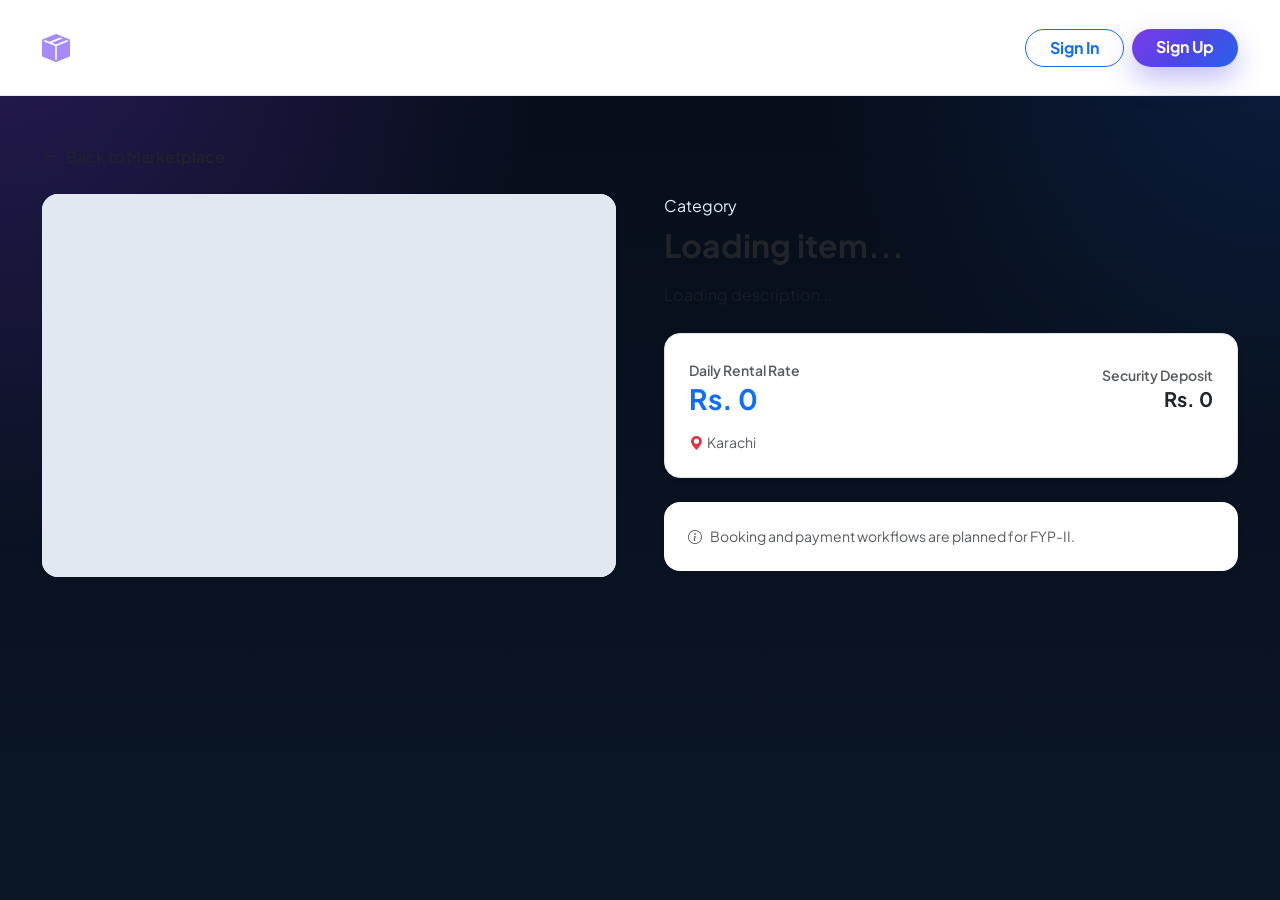
<file: templates/item.html>
<!DOCTYPE html>
<html lang="en">
<head>
    <meta charset="UTF-8">
    <meta name="viewport" content="width=device-width, initial-scale=1.0">
    <title>Rentify - Item Details</title>
    <link href="https://cdn.jsdelivr.net/npm/bootstrap@5.3.0/dist/css/bootstrap.min.css" rel="stylesheet">
    <link rel="stylesheet" href="https://cdn.jsdelivr.net/npm/bootstrap-icons@1.11.0/font/bootstrap-icons.css">
    <link rel="stylesheet" href="/static/css/style.css?v=43">
</head>
<body class="bg-light">

<!-- Navigation Bar -->
<nav class="navbar navbar-expand-lg sticky-top bg-white">
  <div class="container">
    <a class="navbar-brand fs-3 fw-bold text-primary" href="/"><i class="bi bi-box-seam-fill me-2"></i>Rentify</a>
    <div class="d-flex align-items-center gap-3">
        
        <!-- Logged-In View -->
        <div id="user-profile-group" class="d-none d-flex align-items-center gap-3">
            
            <div class="dropdown">
              <button class="btn btn-primary dropdown-toggle fw-bold px-3 py-2" type="button" data-bs-toggle="dropdown">
                <i class="bi bi-person-circle me-1"></i> <span id="nav-user-name">Account</span>
              </button>
              <ul class="dropdown-menu dropdown-menu-end shadow border-0 rounded-4 mt-2 p-2">
                <li><a class="dropdown-item py-2 fw-bold rounded-3" href="/profile"><i class="bi bi-person me-2 text-primary"></i> Account</a></li>
                <li><hr class="dropdown-divider"></li>
                <li><button class="dropdown-item py-2 text-danger fw-bold rounded-3" onclick="logout()"><i class="bi bi-box-arrow-right me-2"></i> Logout</button></li>
              </ul>
            </div>
        </div>
        
        <!-- Logged-Out View -->
        <div id="auth-btn-group" class="d-flex gap-2">
            <a href="/login" class="btn btn-outline-primary fw-bold px-4 rounded-pill">Sign In</a>
            <a href="/login" class="btn btn-primary fw-bold px-4 rounded-pill">Sign Up</a>
        </div>
    </div>
  </div>
</nav>

<div class="container my-5">
    <a href="/" class="btn btn-link text-decoration-none text-muted mb-4 p-0 fw-semibold">
        <i class="bi bi-arrow-left me-1"></i> Back to Marketplace
    </a>

    <div class="row g-5">
        <!-- Item Image -->
        <div class="col-lg-6">
            <div class="card border-0 shadow-sm rounded-4 overflow-hidden bg-white">
                <img id="item-image" src="/static/images/default.jpg" class="img-fluid w-100" style="max-height: 450px; object-fit: cover;" alt="Item Image" onerror="this.src='/static/images/default.jpg'">
            </div>
        </div>

        <!-- Item Details & Booking Panel -->
        <div class="col-lg-6">
            <span id="item-category" class="category-badge-chip mb-2 d-inline-block">Category</span>
            <h2 id="item-title" class="fw-bold text-dark mb-3">Loading item...</h2>
            <p id="item-desc" class="text-muted lead mb-4 fs-6" style="line-height: 1.8;">Loading description...</p>

            <div class="p-4 bg-white rounded-4 border shadow-sm mb-4">
                <div class="d-flex justify-content-between align-items-center mb-3">
                    <div>
                        <span class="text-muted small fw-semibold">Daily Rental Rate</span>
                        <h3 id="item-price" class="fw-bold text-primary mb-0">Rs. 0</h3>
                    </div>
                    <div class="text-end">
                        <span class="text-muted small fw-semibold">Security Deposit</span>
                        <h5 id="item-deposit" class="fw-bold text-dark mb-0">Rs. 0</h5>
                    </div>
                </div>
                <div class="d-flex align-items-center text-muted small">
                    <i class="bi bi-geo-alt-fill text-danger me-1"></i> <span id="item-location">Karachi</span>
                </div>
            </div>

            <div class="card border-0 shadow-sm rounded-4 p-4 bg-white">
                <p class="small text-muted mb-0"><i class="bi bi-info-circle me-2"></i>Booking and payment workflows are planned for FYP-II.</p>
            </div>
        </div>
    </div>
</div>

<script src="https://cdn.jsdelivr.net/npm/bootstrap@5.3.0/dist/js/bootstrap.bundle.min.js"></script>
<script src="/static/js/app.js?v=115"></script>
</body>
</html>
</file>
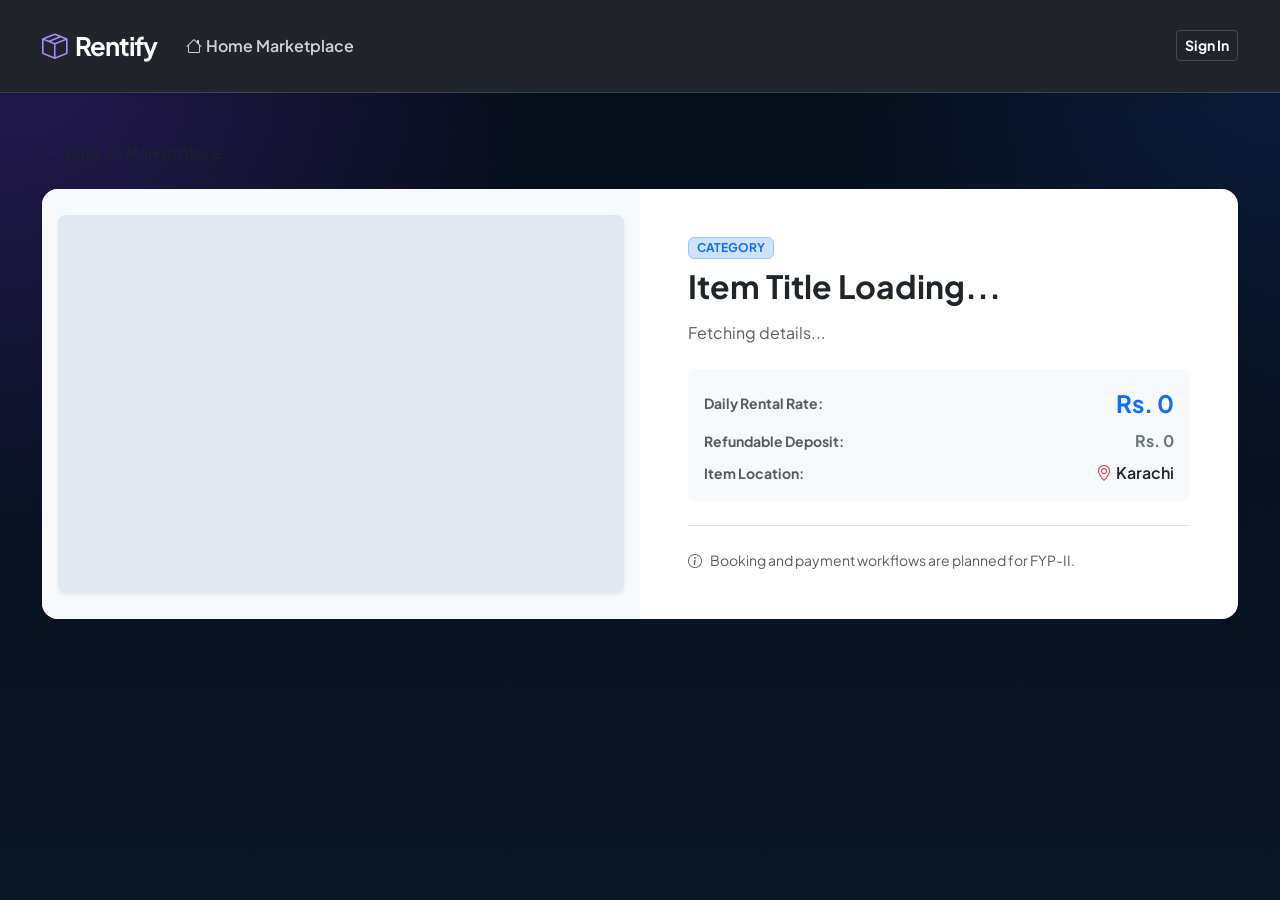
<file: templates/item_detail.html>
<!DOCTYPE html>
<html lang="en">
<head>
    <meta charset="UTF-8">
    <meta name="viewport" content="width=device-width, initial-scale=1.0">
    <title>Rentify - Item Details</title>
    <link href="https://cdn.jsdelivr.net/npm/bootstrap@5.3.0/dist/css/bootstrap.min.css" rel="stylesheet">
    <link rel="stylesheet" href="https://cdn.jsdelivr.net/npm/bootstrap-icons@1.11.0/font/bootstrap-icons.css">
    <link rel="stylesheet" href="/static/css/style.css?v=43">
</head>
<body class="bg-light">

<!-- NAVBAR -->
<nav class="navbar navbar-expand-lg navbar-dark bg-dark sticky-top shadow-sm">
    <div class="container">
        <a class="navbar-brand fw-bold text-primary" href="/"><i class="bi bi-box-seam me-2"></i>Rentify</a>
        <button class="navbar-toggler" type="button" data-bs-toggle="collapse" data-bs-target="#navbarNav">
            <span class="navbar-toggler-icon"></span>
        </button>
        <div class="collapse navbar-collapse" id="navbarNav">
            <ul class="navbar-nav me-auto">
                <li class="nav-item"><a class="nav-link" href="/"><i class="bi bi-house me-1"></i>Home Marketplace</a></li>
            </ul>
            <div id="auth-btn-group" class="d-flex gap-2">
                <a href="/login" class="btn btn-outline-light btn-sm fw-bold">Sign In</a>
            </div>
            <div id="user-profile-group" class="d-flex align-items-center gap-3 d-none">
                <a href="/profile" class="btn btn-outline-light btn-sm fw-bold"><i class="bi bi-person-circle me-1"></i><span id="nav-user-name">Account</span></a>
            </div>
        </div>
    </div>
</nav>

<!-- MAIN CONTENT -->
<div class="container my-5">
    <a href="/" class="text-decoration-none text-muted mb-4 d-inline-block"><i class="bi bi-arrow-left me-1"></i> Back to Marketplace</a>
    
    <div class="card border-0 shadow-sm rounded-4 overflow-hidden bg-white">
        <div class="row g-0">
            <!-- Item Image -->
            <div class="col-md-6 bg-light d-flex align-items-center justify-content-center p-3">
                <img id="item-image" src="/static/images/default.jpg" class="img-fluid rounded-3 shadow-sm" style="max-height: 420px; object-fit: cover; width: 100%;" onerror="this.src='/static/images/default.jpg'">
            </div>
            
            <!-- Listing Details Panel -->
            <div class="col-md-6 p-4 p-lg-5 d-flex flex-column">
                <span id="item-category" class="badge bg-primary-subtle text-primary border border-primary-subtle mb-2 align-self-start text-uppercase fw-bold">Category</span>
                <h2 id="item-title" class="fw-bold text-dark mb-3">Item Title Loading...</h2>
                
                <p id="item-desc" class="text-muted leading-relaxed mb-4">Fetching details...</p>
                
                <div class="p-3 bg-light rounded-3 mb-4">
                    <div class="d-flex justify-content-between align-items-center mb-2">
                        <span class="text-muted small fw-bold">Daily Rental Rate:</span>
                        <span id="item-price" class="fs-4 fw-bold text-primary">Rs. 0</span>
                    </div>
                    <div class="d-flex justify-content-between align-items-center mb-2">
                        <span class="text-muted small fw-bold">Refundable Deposit:</span>
                        <span id="item-deposit" class="fw-bold text-secondary">Rs. 0</span>
                    </div>
                    <div class="d-flex justify-content-between align-items-center">
                        <span class="text-muted small fw-bold">Item Location:</span>
                        <span id="item-location" class="fw-semibold text-dark"><i class="bi bi-geo-alt text-danger me-1"></i>Karachi</span>
                    </div>
                </div>

                <div class="mt-auto border-top pt-4">
                    <p class="small text-muted mb-0"><i class="bi bi-info-circle me-2"></i>Booking and payment workflows are planned for FYP-II.</p>
                </div>
            </div>
        </div>
    </div>
</div>

<script src="https://cdn.jsdelivr.net/npm/bootstrap@5.3.0/dist/js/bootstrap.bundle.min.js"></script>
<script src="/static/js/app.js?v=115"></script>
</body>
</html>
</file>
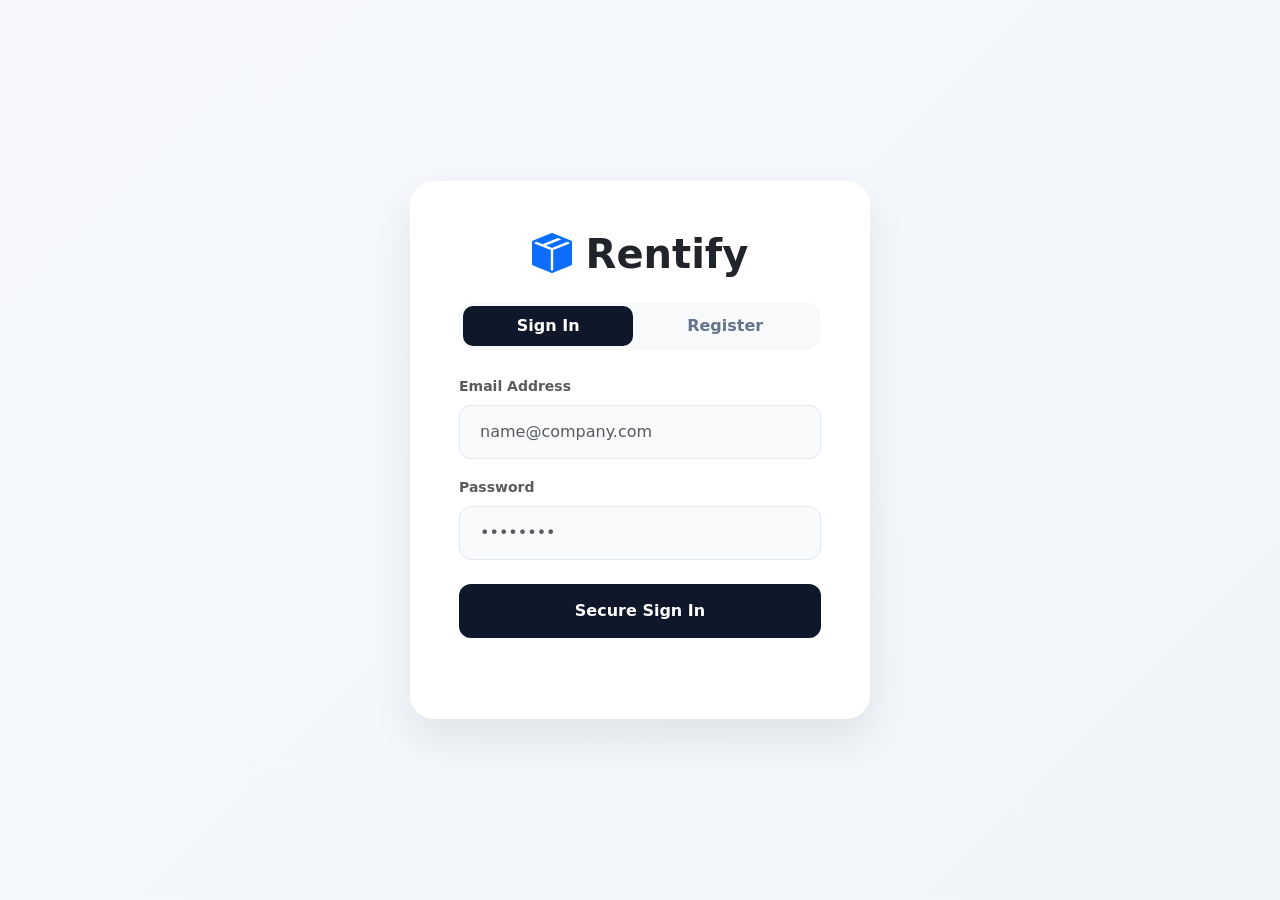
<file: templates/login.html>
<!DOCTYPE html>
<html lang="en">
<head>
    <meta charset="UTF-8">
    <meta name="viewport" content="width=device-width, initial-scale=1.0">
    <title>Rentify - Secure Access</title>
    <link href="https://cdn.jsdelivr.net/npm/bootstrap@5.3.0/dist/css/bootstrap.min.css" rel="stylesheet">
    <link rel="stylesheet" href="https://cdn.jsdelivr.net/npm/bootstrap-icons@1.11.0/font/bootstrap-icons.css">
    <style>
        body { background: linear-gradient(135deg, #f6f8fd 0%, #f1f5f9 100%); font-family: 'Inter', system-ui, sans-serif; min-height: 100vh; display: flex; align-items: center; justify-content: center; }
        .glass-card { background: rgba(255, 255, 255, 0.95); backdrop-filter: blur(10px); border-radius: 24px; border: 1px solid rgba(255, 255, 255, 0.2); box-shadow: 0 20px 40px rgba(0,0,0,0.08); padding: 3rem; width: 100%; max-width: 460px; }
        .form-control { background: #f8fafc; border: 1px solid #e2e8f0; border-radius: 12px; padding: 0.875rem 1.25rem; }
        .form-control:focus { background: #fff; border-color: #4f46e5; box-shadow: 0 0 0 4px rgba(79, 70, 229, 0.1); }
        .btn-brand { background: #0f172a; color: #fff; border-radius: 12px; padding: 0.875rem; font-weight: 600; transition: all 0.2s; }
        .btn-brand:hover { background: #4f46e5; color: #fff; }
        .nav-pills .nav-link { color: #64748b; font-weight: 600; border-radius: 10px; }
        .nav-pills .nav-link.active { background: #0f172a; color: #fff; }
    </style>
</head>
<body>

<div class="container d-flex justify-content-center">
    <div class="glass-card position-relative overflow-hidden">
        
        <div class="text-center mb-4">
            <a href="/" class="text-decoration-none text-dark display-6 fw-bold">
                <i class="bi bi-box-seam-fill text-primary"></i> Rentify
            </a>
        </div>

        <!-- AUTH TABS -->
        <ul class="nav nav-pills nav-fill mb-4 bg-light p-1 rounded-4" id="authTabs">
            <li class="nav-item"><button class="nav-link active py-2" id="login-tab" data-bs-toggle="tab" data-bs-target="#login-pane" type="button">Sign In</button></li>
            <li class="nav-item"><button class="nav-link py-2" id="register-tab" data-bs-toggle="tab" data-bs-target="#register-pane" type="button">Register</button></li>
        </ul>

        <div class="tab-content">
            <!-- SIGN IN FORM -->
            <div class="tab-pane fade show active" id="login-pane">
                <form id="form-login">
                    <div class="mb-3">
                        <label class="form-label fw-bold small text-muted">Email Address</label>
                        <input type="email" id="login-email" class="form-control" placeholder="name@company.com" required>
                    </div>
                    <div class="mb-4">
                        <label class="form-label fw-bold small text-muted">Password</label>
                        <input type="password" id="login-password" class="form-control" placeholder="••••••••" required>
                    </div>
                    <button type="submit" class="btn btn-brand w-100 mb-3">Secure Sign In</button>
                </form>
            </div>

            <!-- SIGN UP FORM -->
            <div class="tab-pane fade" id="register-pane">
                <form id="form-register">
                    <div class="mb-3">
                        <label class="form-label fw-bold small text-muted">Full Name</label>
                        <input type="text" id="reg-name" class="form-control" placeholder="Haider Mustafa" required>
                    </div>
                    <div class="mb-3">
                        <label class="form-label fw-bold small text-muted">Email Address</label>
                        <input type="email" id="reg-email" class="form-control" placeholder="name@company.com" required>
                    </div>
                    <div class="mb-3">
                        <label class="form-label fw-bold small text-muted">Password</label>
                        <input type="password" id="reg-password" class="form-control" placeholder="Minimum 6 characters" required>
                    </div>
                    <button type="submit" class="btn btn-brand w-100">Create Account</button>
                </form>
            </div>
            <div id="otp-container" class="d-none">
                <h5 class="fw-bold mb-2">Verify your account</h5>
                <p id="otp-message" class="text-muted small mb-4">Enter the code sent to your email.</p>
                <form id="form-otp">
                    <label for="otp-code" class="form-label fw-bold small text-muted">6-digit verification code</label>
                    <input type="text" id="otp-code" class="form-control mb-3" inputmode="numeric" autocomplete="one-time-code" pattern="[0-9]{6}" maxlength="6" required>
                    <button type="submit" class="btn btn-brand w-100 mb-2">Verify and continue</button>
                    <button type="button" class="btn btn-light w-100 fw-bold" onclick="returnToAuth()">Back</button>
                </form>
            </div>
            <p id="auth-message" class="small mt-3" aria-live="polite"></p>
        </div>
    </div>
</div>

<script src="https://cdn.jsdelivr.net/npm/bootstrap@5.3.0/dist/js/bootstrap.bundle.min.js"></script>
<script src="/static/js/app.js?v=115"></script>
</body>
</html>
</file>
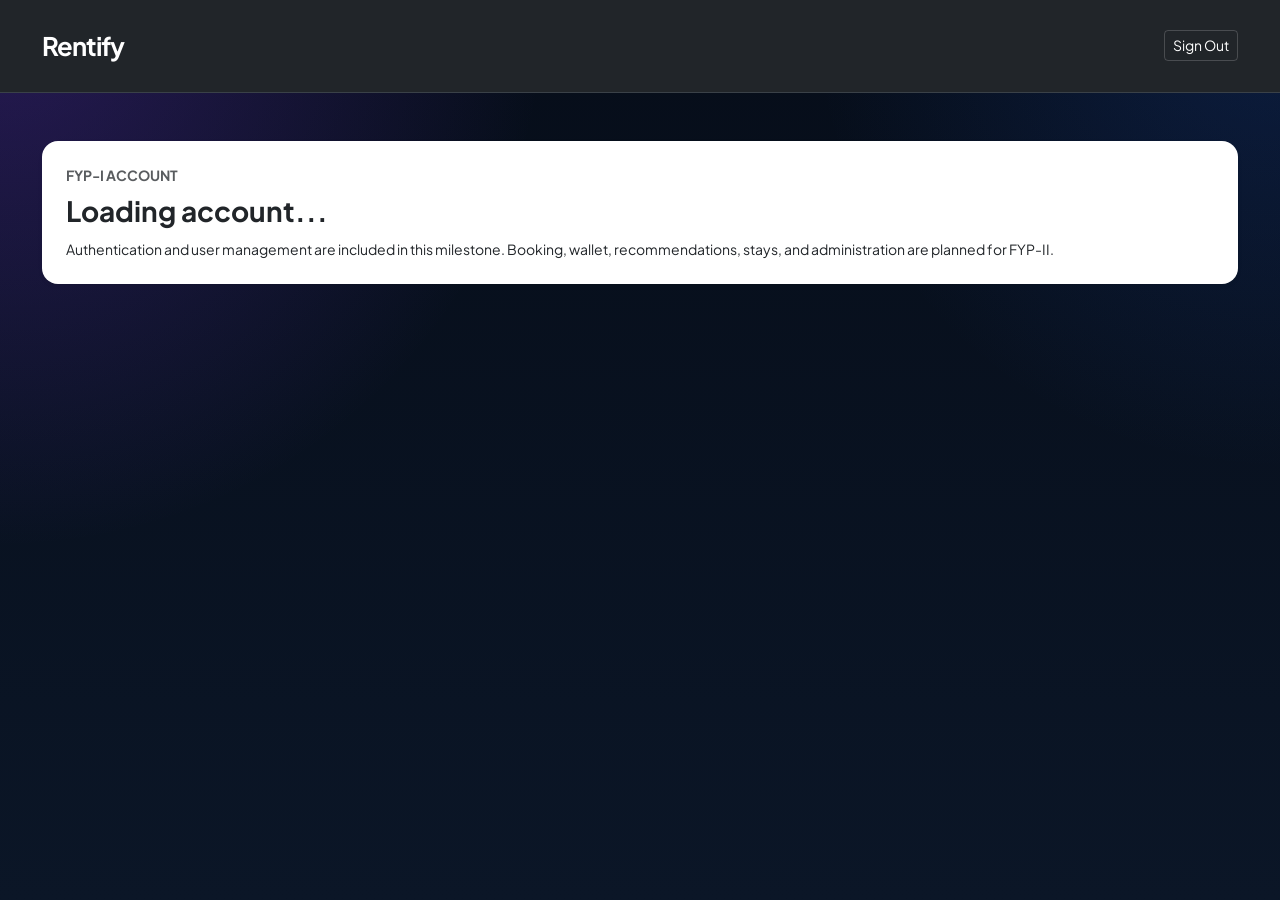
<file: templates/profile.html>
<!DOCTYPE html>
<html lang="en">
<head>
    <meta charset="UTF-8">
    <meta name="viewport" content="width=device-width, initial-scale=1.0">
    <title>Rentify - Account</title>
    <link href="https://cdn.jsdelivr.net/npm/bootstrap@5.3.0/dist/css/bootstrap.min.css" rel="stylesheet">
    <link rel="stylesheet" href="/static/css/style.css">
</head>
<body class="bg-light">
    <nav class="navbar navbar-dark bg-dark">
        <div class="container">
            <a class="navbar-brand fw-bold" href="/">Rentify</a>
            <button class="btn btn-outline-light btn-sm" onclick="logout()">Sign Out</button>
        </div>
    </nav>
    <main class="container py-5">
        <div class="card border-0 shadow-sm rounded-4 p-4">
            <span class="text-uppercase text-muted small fw-bold">FYP-I account</span>
            <h1 class="h3 fw-bold mt-2" id="prof-name">Loading account...</h1>
            <p class="text-muted mb-1" id="prof-email"></p>
            <p class="small mb-0">Authentication and user management are included in this milestone. Booking, wallet, recommendations, stays, and administration are planned for FYP-II.</p>
        </div>
    </main>
    <script src="/static/js/app.js?v=115"></script>
</body>
</html>
</file>
<file: static/css/style.css>
@import url('https://fonts.googleapis.com/css2?family=Plus+Jakarta+Sans:wght@400;500;600;700;800&display=swap');

:root {
    --bg: #08111f;
    --bg-soft: #0f1d33;
    --panel: rgba(15, 23, 42, 0.78);
    --panel-strong: #101b2d;
    --panel-light: #f8fbff;
    --card: rgba(10, 18, 32, 0.72);
    --white: #ffffff;
    --text: #e5eefc;
    --text-soft: #a7b5cc;
    --primary: #7c3aed;
    --primary-2: #4f46e5;
    --accent: #22c55e;
    --gold: #fbbf24;
    --danger: #fb7185;
    --border: rgba(148, 163, 184, 0.22);
    --shadow: 0 24px 55px rgba(12, 18, 32, 0.42);
}

* { box-sizing: border-box; }

html { scroll-behavior: smooth; }

body {
    margin: 0;
    font-family: 'Plus Jakarta Sans', sans-serif;
    background:
        radial-gradient(circle at top left, rgba(124, 58, 237, 0.28), transparent 35%),
        radial-gradient(circle at top right, rgba(37, 99, 235, 0.18), transparent 30%),
        linear-gradient(180deg, #060d19 0%, #0b1627 100%);
    color: var(--text);
    min-height: 100vh;
}

img { max-width: 100%; display: block; }

a { text-decoration: none; }

button, input { font: inherit; }

.navbar {
    background: rgba(9, 14, 25, 0.72);
    backdrop-filter: blur(18px);
    border-bottom: 1px solid var(--border);
    position: sticky;
    top: 0;
    z-index: 99;
}

.navbar .container { padding-top: 0.85rem; padding-bottom: 0.85rem; }

.navbar-brand {
    font-weight: 800;
    letter-spacing: -0.04em;
    color: var(--white) !important;
    font-size: 1.6rem;
}

.navbar-brand i { color: #a78bfa; }

.nav-link {
    color: rgba(255,255,255,0.8) !important;
    font-weight: 600;
    padding-inline: 0.8rem !important;
}

.nav-link.active, .nav-link:hover { color: var(--white) !important; }

.wallet-badge {
    background: rgba(255,255,255,0.08);
    border: 1px solid rgba(255,255,255,0.12);
    border-radius: 999px;
    padding: 0.55rem 0.9rem;
    color: var(--white);
    font-weight: 700;
}

.btn-pill {
    border-radius: 999px;
}

.btn-primary {
    background: linear-gradient(135deg, #7c3aed 0%, #4f46e5 50%, #2563eb 100%);
    border: none;
    color: white;
    font-weight: 700;
    border-radius: 12px;
    box-shadow: 0 12px 28px rgba(79, 70, 229, 0.35);
    transition: transform 0.2s ease, box-shadow 0.2s ease;
}

.btn-primary:hover {
    transform: translateY(-2px);
    box-shadow: 0 20px 36px rgba(79, 70, 229, 0.45);
    color: white;
}

.btn-outline-light {
    border-color: rgba(255,255,255,0.18);
    color: var(--white);
}

.hero-banner {
    position: relative;
    padding: 5rem 0 4rem;
    overflow: hidden;
}

.hero-glow-1,
.hero-glow-2 {
    position: absolute;
    width: 560px;
    height: 560px;
    border-radius: 50%;
    filter: blur(70px);
    opacity: 0.6;
    pointer-events: none;
}

.hero-glow-1 {
    background: rgba(124, 58, 237, 0.38);
    top: -10%;
    left: -15%;
}

.hero-glow-2 {
    background: rgba(59, 130, 246, 0.28);
    right: -10%;
    bottom: -10%;
}

.hero-banner .container {
    position: relative;
    z-index: 1;
}

.hero-banner h1 {
    font-size: clamp(2.7rem, 5vw, 5rem);
    line-height: 1.02;
    letter-spacing: -0.065em;
    font-weight: 800;
}

.text-white-50 { color: rgba(255,255,255,0.7) !important; }

.ai-badge {
    display: inline-flex;
    align-items: center;
    font-weight: 700;
    font-size: 0.73rem;
    letter-spacing: 0.08em;
    text-transform: uppercase;
    background: rgba(255,255,255,0.08);
    color: var(--white);
    border: 1px solid rgba(255,255,255,0.12);
    backdrop-filter: blur(14px);
}

.search-shell {
    display: flex;
    gap: 0.8rem;
    max-width: 760px;
    padding: 0.7rem;
    background: rgba(255,255,255,0.07);
    border: 1px solid rgba(255,255,255,0.12);
    border-radius: 20px;
    backdrop-filter: blur(14px);
    box-shadow: var(--shadow);
}

.search-shell input {
    border: none;
    background: rgba(255,255,255,0.05);
    color: var(--white);
    height: 3.4rem;
    border-radius: 14px;
    padding: 0 1rem;
    flex: 1;
}

.search-shell input::placeholder { color: rgba(255,255,255,0.56); }

.search-shell input:focus {
    box-shadow: none;
    background: rgba(255,255,255,0.09);
}

.hero-meta {
    color: rgba(255,255,255,0.84);
    font-weight: 600;
}

.feature-panel {
    background: rgba(9, 15, 28, 0.75);
    border: 1px solid var(--border);
    border-radius: 28px;
    padding: 1rem;
    box-shadow: var(--shadow);
}

.mini-stat-row {
    display: flex;
    justify-content: space-between;
    margin-bottom: 1rem;
    color: var(--white);
}

.mini-stat-row small {
    display: block;
    font-size: 0.72rem;
    color: var(--text-soft);
    letter-spacing: 0.04em;
    text-transform: uppercase;
}

.mini-stat-row strong {
    font-size: 1.1rem;
}

.feature-card {
    background: linear-gradient(135deg, rgba(17,29,48,0.94), rgba(16,24,39,0.88));
    border: 1px solid rgba(148,163,184,0.18);
    border-radius: 20px;
    overflow: hidden;
    padding: 0.8rem;
}

.feature-card-main img {
    width: 100%;
    height: 260px;
    object-fit: cover;
    border-radius: 16px;
}

.feature-badge {
    display: inline-block;
    margin-bottom: 0.9rem;
    background: rgba(34,197,94,0.16);
    color: #86efac;
    border: 1px solid rgba(34,197,94,0.2);
    border-radius: 999px;
    font-size: 0.72rem;
    font-weight: 700;
    letter-spacing: 0.05em;
    padding: 0.45rem 0.75rem;
    text-transform: uppercase;
}

.feature-info {
    display: flex;
    align-items: center;
    justify-content: space-between;
    gap: 1rem;
    margin-top: 0.9rem;
    color: var(--white);
}

.feature-info span { color: var(--text-soft); font-size: 0.8rem; }

.feature-info h4 {
    margin: 0.15rem 0 0;
    font-size: 1.2rem;
    font-weight: 700;
}

.container { max-width: 1220px; }

main.container {
    padding-top: 2rem;
    padding-bottom: 4rem;
}

.section-heading {
    display: flex;
    align-items: center;
    justify-content: space-between;
    gap: 1rem;
}

.eyebrow {
    display: inline-block;
    color: #a78bfa;
    font-size: 0.74rem;
    font-weight: 800;
    letter-spacing: 0.14em;
    text-transform: uppercase;
    margin-bottom: 0.5rem;
}

.section-heading h2 {
    margin: 0;
    font-size: clamp(1.8rem, 3vw, 2.5rem);
    color: var(--white);
    letter-spacing: -0.05em;
}

.chip-soft {
    display: inline-flex;
    align-items: center;
    padding: 0.56rem 0.9rem;
    border-radius: 999px;
    border: 1px solid var(--border);
    background: rgba(255,255,255,0.03);
    color: var(--text-soft);
    font-weight: 600;
}

.category-grid {
    display: flex;
    flex-wrap: wrap;
    gap: 0.8rem;
}

.category-chip {
    appearance: none;
    border: 1px solid rgba(148,163,184,0.2);
    background: rgba(15,23,42,0.65);
    color: var(--white);
    padding: 0.8rem 1.2rem;
    border-radius: 999px;
    font-weight: 700;
    transition: transform 0.2s ease, border-color 0.2s ease, background 0.2s ease;
}

.category-chip:hover, .category-chip.active {
    background: linear-gradient(135deg, rgba(124,58,237,0.88), rgba(59,130,246,0.88));
    border-color: transparent;
    transform: translateY(-2px);
}

.listings-grid {
    display: grid;
    grid-template-columns: repeat(3, minmax(0, 1fr));
    gap: 1.5rem;
}

.listing-empty {
    grid-column: 1 / -1;
    display: grid;
    justify-items: center;
    gap: 0.6rem;
    padding: 3.5rem 1rem;
    border: 1px solid var(--border);
    border-radius: 24px;
    color: var(--text-soft);
    text-align: center;
    background: rgba(12, 18, 31, 0.7);
}

.listing-empty > i {
    color: #a78bfa;
    font-size: 2rem;
}

.listing-empty h3,
.listing-empty p {
    margin: 0;
}

.listing-card {
    height: 100%;
    background: rgba(12, 18, 31, 0.7);
    border: 1px solid var(--border);
    border-radius: 24px;
    overflow: hidden;
    box-shadow: 0 20px 38px rgba(7, 11, 20, 0.2);
    transition: transform 0.2s ease, box-shadow 0.2s ease, border-color 0.2s ease;
}

.listing-card:hover {
    transform: translateY(-8px);
    border-color: rgba(142, 120, 255, 0.8);
    box-shadow: 0 28px 48px rgba(52, 72, 110, 0.36);
}

.listing-card-image {
    position: relative;
    overflow: hidden;
    height: 250px;
}

.listing-card-image img {
    width: 100%;
    height: 100%;
    object-fit: cover;
    transition: transform 0.45s ease;
}

.listing-card:hover .listing-card-image img { transform: scale(1.05); }

.listing-label {
    position: absolute;
    top: 0.9rem;
    left: 0.9rem;
    display: inline-flex;
    align-items: center;
    gap: 0.35rem;
    background: rgba(9, 15, 28, 0.72);
    border: 1px solid rgba(255,255,255,0.16);
    color: var(--white);
    border-radius: 999px;
    padding: 0.45rem 0.7rem;
    font-size: 0.7rem;
    font-weight: 700;
    text-transform: uppercase;
    letter-spacing: 0.08em;
}

.listing-body {
    padding: 1.15rem 1.1rem 1.2rem;
}

.listing-meta {
    display: flex;
    align-items: center;
    justify-content: space-between;
    gap: 0.75rem;
    margin-bottom: 0.8rem;
}

.badge-soft {
    display: inline-flex;
    align-items: center;
    border-radius: 999px;
    background: rgba(124,58,237,0.12);
    border: 1px solid rgba(167, 139, 250, 0.25);
    color: #c4b5fd;
    padding: 0.38rem 0.7rem;
    font-size: 0.72rem;
    font-weight: 700;
    text-transform: uppercase;
    letter-spacing: 0.06em;
}

.listing-title {
    margin: 0 0 0.55rem;
    color: var(--white);
    font-weight: 800;
    font-size: 1.22rem;
    letter-spacing: -0.04em;
}

.listing-title a {
    color: inherit;
    text-decoration: none;
}

.listing-title a:hover {
    color: #c4b5fd;
}

.listing-description {
    margin: 0;
    color: var(--text-soft);
    line-height: 1.55;
    min-height: 48px;
}

.listing-footer {
    display: flex;
    justify-content: space-between;
    align-items: center;
    gap: 1rem;
    margin-top: 1rem;
    padding-top: 0.9rem;
    border-top: 1px solid rgba(148,163,184,0.18);
}

.price-wrap {
    display: flex;
    align-items: baseline;
    gap: 0.3rem;
    color: var(--white);
    font-weight: 800;
}

.price-wrap small {
    color: var(--text-soft);
    font-size: 0.75rem;
}

.deposit-text {
    color: #9ae6b4;
    font-size: 0.76rem;
    font-weight: 700;
}

.quick-button {
    border: none;
    background: linear-gradient(135deg, rgba(124,58,237,0.22), rgba(37,99,235,0.18));
    color: var(--white);
    border-radius: 12px;
    padding: 0.7rem 0.9rem;
    font-weight: 700;
    transition: transform 0.2s ease, background 0.2s ease;
}

.quick-button:hover {
    transform: translateY(-2px);
    background: linear-gradient(135deg, rgba(124,58,237,0.32), rgba(37,99,235,0.28));
}

.recommendation-grid {
    display: grid;
    grid-template-columns: repeat(3, minmax(0, 1fr));
    gap: 1.25rem;
}

.reco-card {
    background: rgba(17, 24, 39, 0.78);
    border: 1px solid rgba(148,163,184,0.2);
    border-radius: 22px;
    overflow: hidden;
    color: var(--white);
}

.reco-image {
    height: 180px;
    overflow: hidden;
}

.reco-image img {
    width: 100%;
    height: 100%;
    object-fit: cover;
}

.reco-body {
    padding: 1rem;
}

.reco-title { font-weight: 800; margin: 0.2rem 0; }

.modal-glass {
    background: rgba(8, 17, 31, 0.92);
    border: 1px solid rgba(148,163,184,0.2);
    border-radius: 24px;
    color: var(--white);
    box-shadow: var(--shadow);
}

.modal-header { padding: 1rem 1.2rem 0; }

.modal-body {
    padding: 1.1rem 1.2rem 1.3rem;
}

.modal-image {
    width: 100%;
    height: 360px;
    object-fit: cover;
    border-radius: 18px;
}

.modal-title {
    margin: 0 0 0.6rem;
    font-weight: 800;
    font-size: 1.8rem;
    letter-spacing: -0.04em;
}

.modal-description {
    color: var(--text-soft);
    line-height: 1.6;
}

.price-box {
    background: rgba(255,255,255,0.04);
    border: 1px solid rgba(148,163,184,0.18);
    border-radius: 16px;
    padding: 1rem;
}

.price-box strong {
    color: var(--white);
}

.small-label {
    display: block;
    color: var(--text-soft);
    font-size: 0.7rem;
    font-weight: 700;
    letter-spacing: 0.08em;
    text-transform: uppercase;
    margin-bottom: 0.4rem;
}

.custom-input {
    background: rgba(15,23,42,0.9);
    border: 1px solid rgba(148,163,184,0.2);
    color: var(--white);
    border-radius: 12px;
    height: 46px;
}

.custom-input:focus {
    box-shadow: none;
    border-color: rgba(167,139,250,0.8);
}

@media (max-width: 980px) {
    .listings-grid,
    .recommendation-grid {
        grid-template-columns: repeat(2, minmax(0, 1fr));
    }
}

@media (max-width: 720px) {
    .search-shell {
        flex-direction: column;
    }

    .listings-grid,
    .recommendation-grid {
        grid-template-columns: 1fr;
    }

    .section-heading {
        flex-direction: column;
        align-items: flex-start;
    }

    .feature-info {
        flex-direction: column;
        align-items: flex-start;
    }
}
</file>
